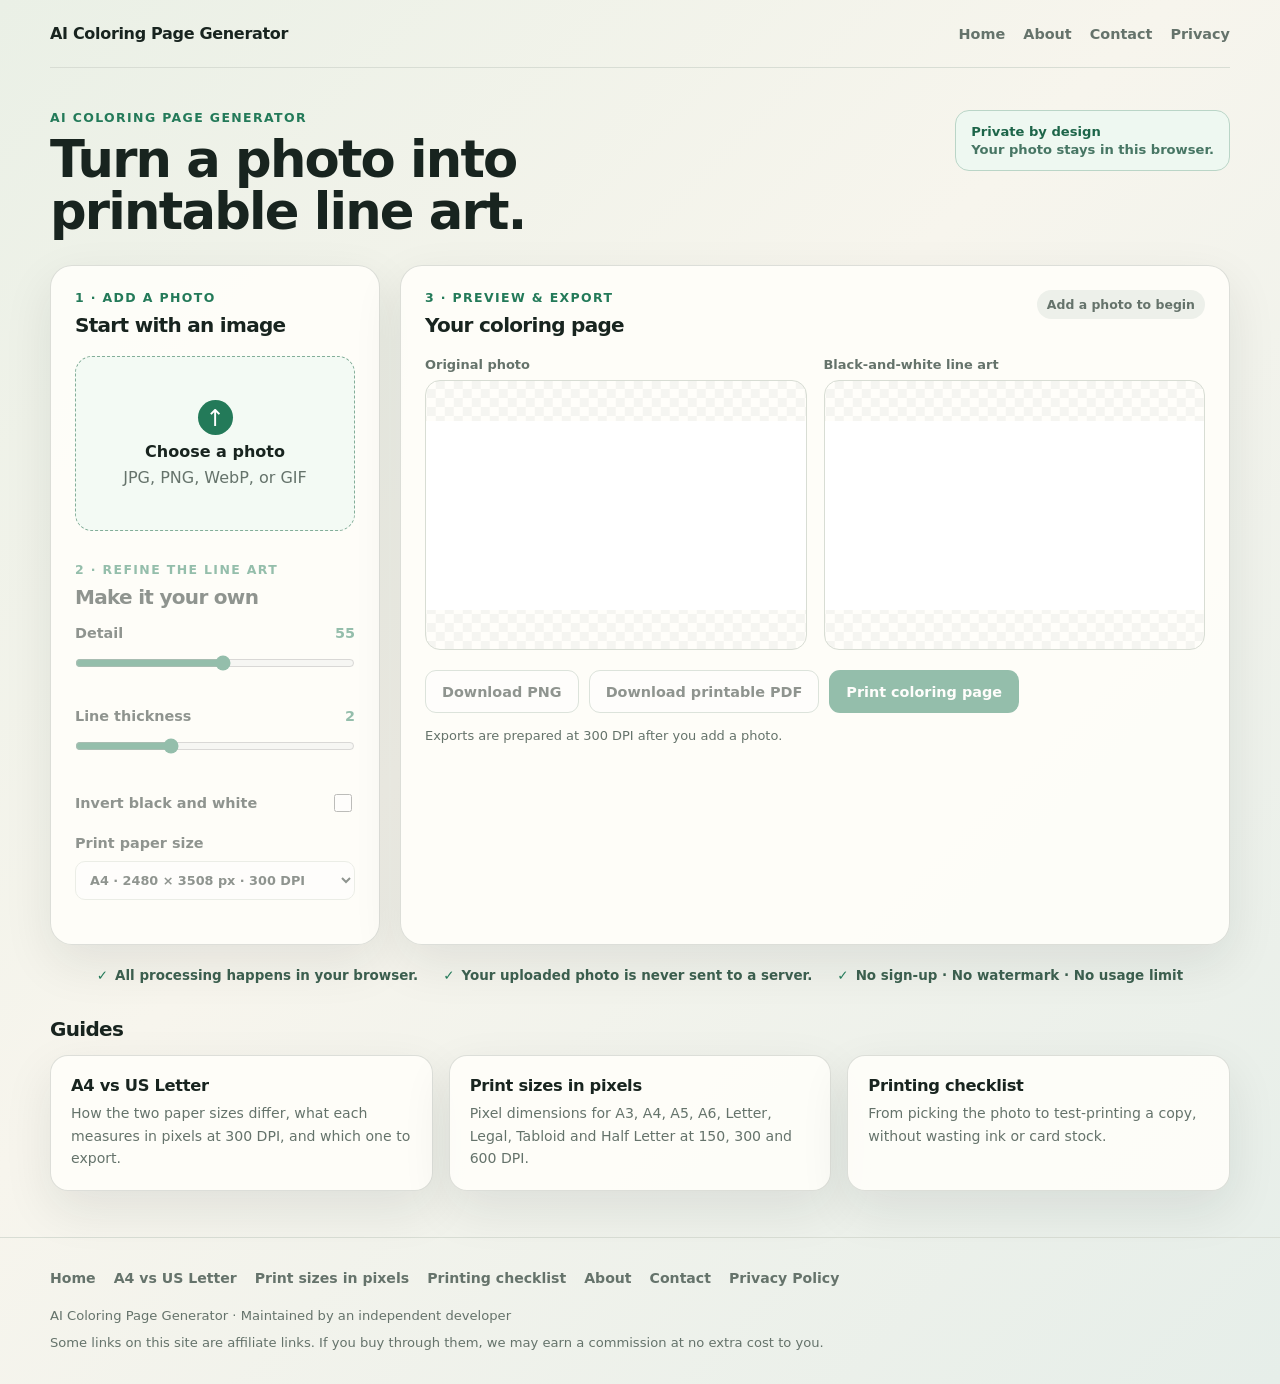
<file: index.html>
<!doctype html>
<html lang="en">
<head>
  <meta charset="utf-8">
  <meta name="viewport" content="width=device-width, initial-scale=1">
  <meta name="description" content="AI Coloring Page Generator: turn a photo into printable black-and-white line art in your browser.">
  <title>AI Coloring Page Generator</title>
  <link rel="stylesheet" href="/styles.css">
</head>
<body>
  <nav class="site-nav" aria-label="Site navigation">
    <a class="site-nav__brand" href="/">AI Coloring Page Generator</a>
    <div class="site-nav__links">
      <a href="/">Home</a>
      <a href="/about/">About</a>
      <a href="/contact/">Contact</a>
      <a href="/privacy/">Privacy</a>
    </div>
  </nav>

  <main class="app-shell">
    <header class="topbar">
      <div>
        <p class="eyebrow">AI Coloring Page Generator</p>
        <h1>Turn a photo into printable line art.</h1>
      </div>
      <p class="privacy-badge">Private by design<br><span>Your photo stays in this browser.</span></p>
    </header>

    <section class="workspace" aria-label="AI coloring page generator">
      <section class="panel controls-panel">
        <div class="panel-heading">
          <p class="step">1 · Add a photo</p>
          <h2>Start with an image</h2>
        </div>
        <label id="dropzone" class="dropzone" for="file-input">
          <input id="file-input" type="file" accept="image/jpeg,image/png,image/webp,image/gif" hidden>
          <span class="upload-icon" aria-hidden="true">↑</span>
          <strong>Choose a photo</strong>
          <span>JPG, PNG, WebP, or GIF</span>
        </label>

        <div id="controls" class="controls is-disabled" aria-disabled="true">
          <div class="panel-heading control-heading">
            <p class="step">2 · Refine the line art</p>
            <h2>Make it your own</h2>
          </div>
          <label class="range-row" for="detail">
            <span>Detail <output id="detail-value">55</output></span>
            <input id="detail" type="range" min="10" max="95" value="55">
          </label>
          <label class="range-row" for="thickness">
            <span>Line thickness <output id="thickness-value">2</output></span>
            <input id="thickness" type="range" min="1" max="4" value="2">
          </label>
          <label class="toggle-row" for="invert">
            <span>Invert black and white</span>
            <input id="invert" type="checkbox">
          </label>
          <label class="paper-row" for="paper-size">
            <span>Print paper size</span>
            <select id="paper-size">
              <option value="a4">A4 · 2480 × 3508 px · 300 DPI</option>
              <option value="letter">US Letter · 2550 × 3300 px · 300 DPI</option>
            </select>
          </label>
        </div>
      </section>

      <section class="panel preview-panel">
        <div class="preview-header">
          <div>
            <p class="step">3 · Preview &amp; export</p>
            <h2>Your coloring page</h2>
          </div>
          <span id="status" class="status" role="status">Add a photo to begin</span>
        </div>
        <div class="canvases">
          <figure>
            <figcaption>Original photo</figcaption>
            <div class="canvas-frame"><canvas id="source-canvas" aria-label="Uploaded photo preview"></canvas><span id="source-empty">Your photo will appear here</span></div>
          </figure>
          <figure>
            <figcaption>Black-and-white line art</figcaption>
            <div class="canvas-frame"><canvas id="result-canvas" aria-label="Generated black-and-white line art preview"></canvas><span id="result-empty">Your line art will appear here</span></div>
          </figure>
        </div>
        <div id="exports" class="exports is-disabled" aria-disabled="true">
          <button id="download-png" class="button secondary" type="button">Download PNG</button>
          <button id="download-pdf" class="button secondary" type="button">Download printable PDF</button>
          <button id="print-page" class="button primary" type="button">Print coloring page</button>
        </div>
        <p id="export-note" class="export-note">Exports are prepared at 300 DPI after you add a photo.</p>
      </section>
    </section>

    <section class="trust-strip" aria-label="Privacy and access details">
      <span>All processing happens in your browser.</span>
      <span>Your uploaded photo is never sent to a server.</span>
      <span>No sign-up · No watermark · No usage limit</span>
    </section>

    <section class="guides" aria-labelledby="guides-heading">
      <h2 id="guides-heading">Guides</h2>
      <div class="guides__grid">
        <a class="guide-card" href="/a4-vs-us-letter/">
          <h3>A4 vs US Letter</h3>
          <p>How the two paper sizes differ, what each measures in pixels at 300 DPI, and which one to export.</p>
        </a>
        <a class="guide-card" href="/print-sizes/">
          <h3>Print sizes in pixels</h3>
          <p>Pixel dimensions for A3, A4, A5, A6, Letter, Legal, Tabloid and Half Letter at 150, 300 and 600 DPI.</p>
        </a>
        <a class="guide-card" href="/printable-coloring-page-checklist/">
          <h3>Printing checklist</h3>
          <p>From picking the photo to test-printing a copy, without wasting ink or card stock.</p>
        </a>
      </div>
    </section>
  </main>

  <footer class="site-footer">
    <div class="site-footer__inner">
      <nav class="site-footer__links" aria-label="Footer navigation">
        <a href="/">Home</a>
        <a href="/a4-vs-us-letter/">A4 vs US Letter</a>
        <a href="/print-sizes/">Print sizes in pixels</a>
        <a href="/printable-coloring-page-checklist/">Printing checklist</a>
        <a href="/about/">About</a>
        <a href="/contact/">Contact</a>
        <a href="/privacy/">Privacy Policy</a>
      </nav>
      <p class="site-footer__note">AI Coloring Page Generator · Maintained by an independent developer</p>
      <p class="site-footer__disclosure">Some links on this site are affiliate links. If you buy through them, we may earn a commission at no extra cost to you.</p>
    </div>
  </footer>
  <script src="/app.js"></script>
</body>
</html>
</file>
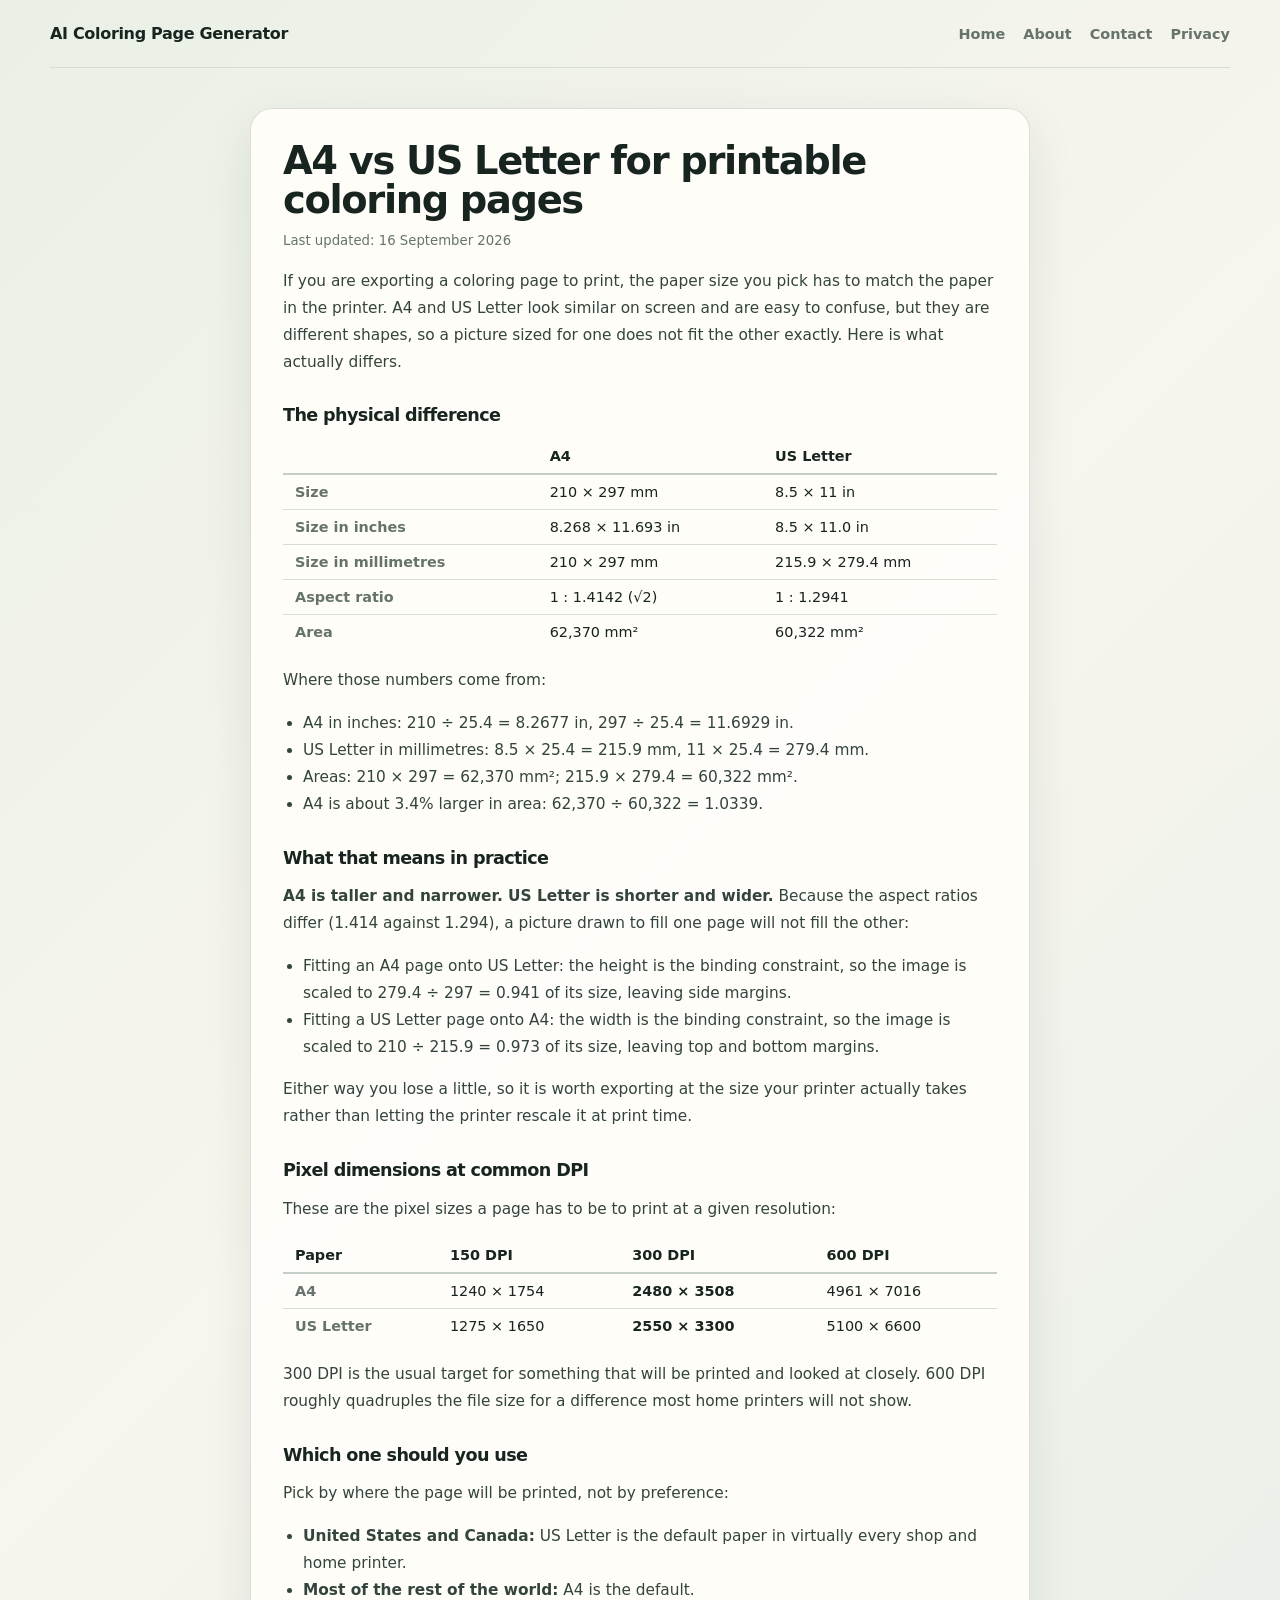
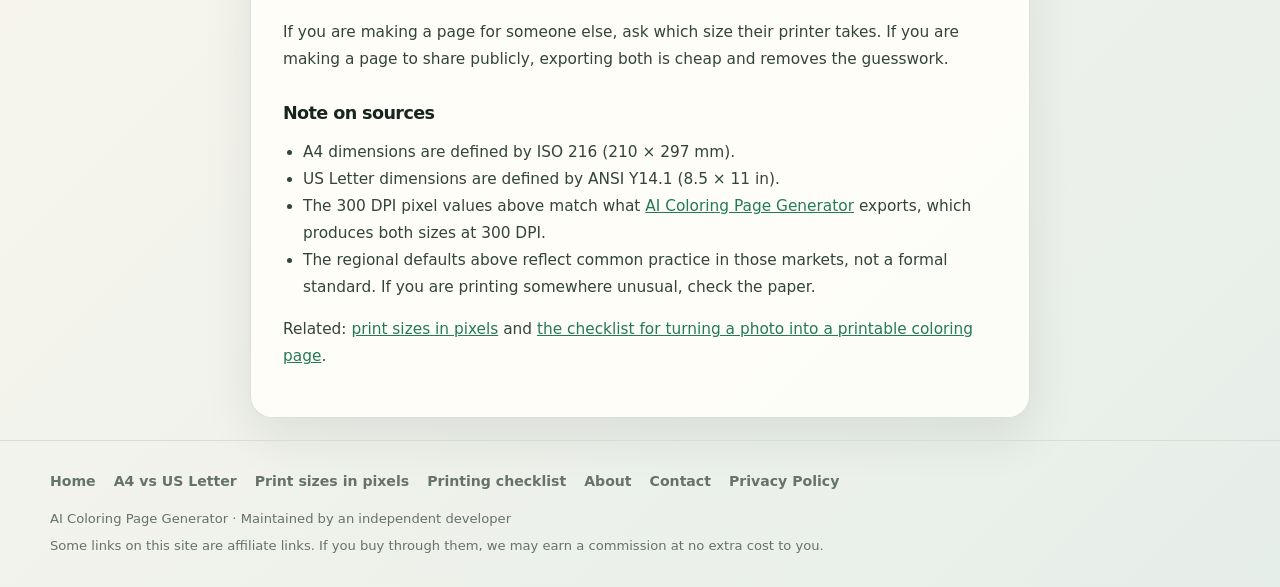
<file: a4-vs-us-letter/index.html>
<!doctype html>
<html lang="en">
<head>
  <meta charset="utf-8">
  <meta name="viewport" content="width=device-width, initial-scale=1">
  <meta name="description" content="A4 is 210 × 297 mm and US Letter is 8.5 × 11 in. How the two paper sizes differ, what each measures in pixels at 300 DPI, and which one to export for a printable coloring page.">
  <title>A4 vs US Letter for printable coloring pages · AI Coloring Page Generator</title>
  <link rel="stylesheet" href="/styles.css">
</head>
<body>
  <nav class="site-nav" aria-label="Site navigation">
    <a class="site-nav__brand" href="/">AI Coloring Page Generator</a>
    <div class="site-nav__links">
      <a href="/">Home</a>
      <a href="/about/">About</a>
      <a href="/contact/">Contact</a>
      <a href="/privacy/">Privacy</a>
    </div>
  </nav>

  <main class="content-page">
    <div class="content-card">
      <h1>A4 vs US Letter for printable coloring pages</h1>
      <p class="updated">Last updated: 16 September 2026</p>

      <p>If you are exporting a coloring page to print, the paper size you pick has to match the paper in the printer. A4 and US Letter look similar on screen and are easy to confuse, but they are different shapes, so a picture sized for one does not fit the other exactly. Here is what actually differs.</p>

      <h2>The physical difference</h2>
      <div class="table-wrap">
        <table>
          <thead>
            <tr><th scope="col"></th><th scope="col">A4</th><th scope="col">US Letter</th></tr>
          </thead>
          <tbody>
            <tr><th scope="row">Size</th><td>210 × 297 mm</td><td>8.5 × 11 in</td></tr>
            <tr><th scope="row">Size in inches</th><td>8.268 × 11.693 in</td><td>8.5 × 11.0 in</td></tr>
            <tr><th scope="row">Size in millimetres</th><td>210 × 297 mm</td><td>215.9 × 279.4 mm</td></tr>
            <tr><th scope="row">Aspect ratio</th><td>1 : 1.4142 (√2)</td><td>1 : 1.2941</td></tr>
            <tr><th scope="row">Area</th><td>62,370 mm²</td><td>60,322 mm²</td></tr>
          </tbody>
        </table>
      </div>

      <p>Where those numbers come from:</p>
      <ul>
        <li>A4 in inches: 210 ÷ 25.4 = 8.2677 in, 297 ÷ 25.4 = 11.6929 in.</li>
        <li>US Letter in millimetres: 8.5 × 25.4 = 215.9 mm, 11 × 25.4 = 279.4 mm.</li>
        <li>Areas: 210 × 297 = 62,370 mm²; 215.9 × 279.4 = 60,322 mm².</li>
        <li>A4 is about 3.4% larger in area: 62,370 ÷ 60,322 = 1.0339.</li>
      </ul>

      <h2>What that means in practice</h2>
      <p><strong>A4 is taller and narrower. US Letter is shorter and wider.</strong> Because the aspect ratios differ (1.414 against 1.294), a picture drawn to fill one page will not fill the other:</p>
      <ul>
        <li>Fitting an A4 page onto US Letter: the height is the binding constraint, so the image is scaled to 279.4 ÷ 297 = 0.941 of its size, leaving side margins.</li>
        <li>Fitting a US Letter page onto A4: the width is the binding constraint, so the image is scaled to 210 ÷ 215.9 = 0.973 of its size, leaving top and bottom margins.</li>
      </ul>
      <p>Either way you lose a little, so it is worth exporting at the size your printer actually takes rather than letting the printer rescale it at print time.</p>

      <h2>Pixel dimensions at common DPI</h2>
      <p>These are the pixel sizes a page has to be to print at a given resolution:</p>
      <div class="table-wrap">
        <table>
          <thead>
            <tr><th scope="col">Paper</th><th scope="col">150 DPI</th><th scope="col">300 DPI</th><th scope="col">600 DPI</th></tr>
          </thead>
          <tbody>
            <tr><th scope="row">A4</th><td>1240 × 1754</td><td><strong>2480 × 3508</strong></td><td>4961 × 7016</td></tr>
            <tr><th scope="row">US Letter</th><td>1275 × 1650</td><td><strong>2550 × 3300</strong></td><td>5100 × 6600</td></tr>
          </tbody>
        </table>
      </div>
      <p>300 DPI is the usual target for something that will be printed and looked at closely. 600 DPI roughly quadruples the file size for a difference most home printers will not show.</p>

      <h2>Which one should you use</h2>
      <p>Pick by where the page will be printed, not by preference:</p>
      <ul>
        <li><strong>United States and Canada:</strong> US Letter is the default paper in virtually every shop and home printer.</li>
        <li><strong>Most of the rest of the world:</strong> A4 is the default.</li>
      </ul>
      <p>If you are making a page for someone else, ask which size their printer takes. If you are making a page to share publicly, exporting both is cheap and removes the guesswork.</p>

      <h2>Note on sources</h2>
      <ul>
        <li>A4 dimensions are defined by ISO 216 (210 × 297 mm).</li>
        <li>US Letter dimensions are defined by ANSI Y14.1 (8.5 × 11 in).</li>
        <li>The 300 DPI pixel values above match what <a href="/">AI Coloring Page Generator</a> exports, which produces both sizes at 300 DPI.</li>
        <li>The regional defaults above reflect common practice in those markets, not a formal standard. If you are printing somewhere unusual, check the paper.</li>
      </ul>

      <p>Related: <a href="/print-sizes/">print sizes in pixels</a> and <a href="/printable-coloring-page-checklist/">the checklist for turning a photo into a printable coloring page</a>.</p>
    </div>
  </main>

  <footer class="site-footer">
    <div class="site-footer__inner">
      <nav class="site-footer__links" aria-label="Footer navigation">
        <a href="/">Home</a>
        <a href="/a4-vs-us-letter/">A4 vs US Letter</a>
        <a href="/print-sizes/">Print sizes in pixels</a>
        <a href="/printable-coloring-page-checklist/">Printing checklist</a>
        <a href="/about/">About</a>
        <a href="/contact/">Contact</a>
        <a href="/privacy/">Privacy Policy</a>
      </nav>
      <p class="site-footer__note">AI Coloring Page Generator · Maintained by an independent developer</p>
      <p class="site-footer__disclosure">Some links on this site are affiliate links. If you buy through them, we may earn a commission at no extra cost to you.</p>
    </div>
  </footer>
</body>
</html>
</file>
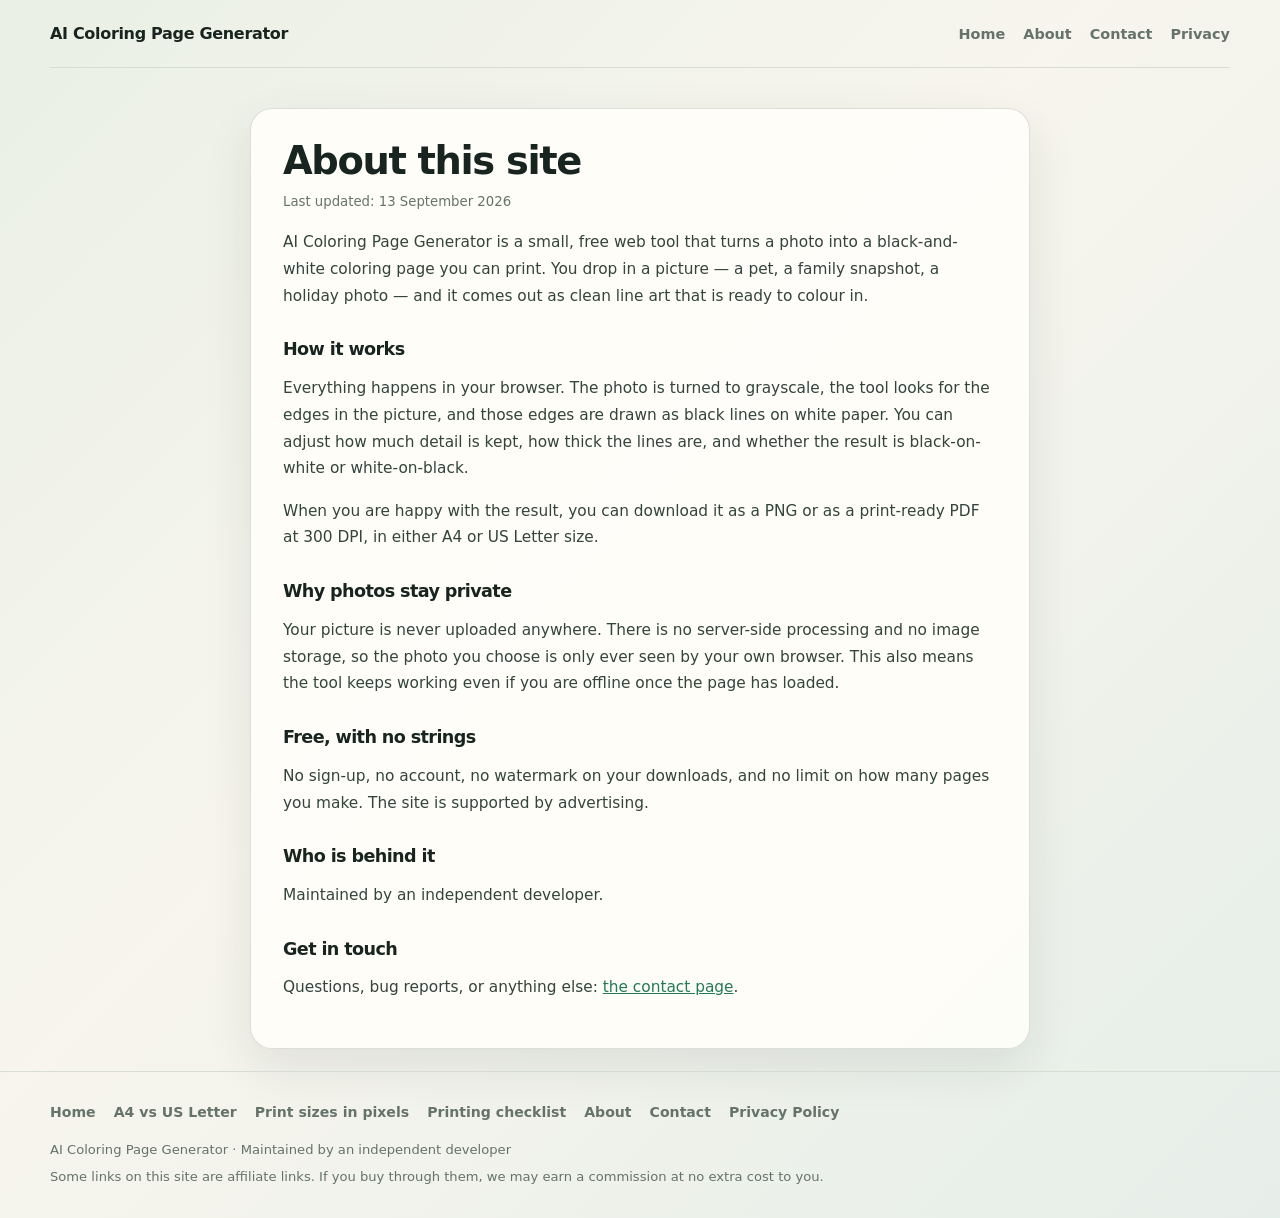
<file: about/index.html>
<!doctype html>
<html lang="en">
<head>
  <meta charset="utf-8">
  <meta name="viewport" content="width=device-width, initial-scale=1">
  <meta name="description" content="About AI Coloring Page Generator: a free browser tool that turns photos into printable coloring pages.">
  <title>About · AI Coloring Page Generator</title>
  <link rel="stylesheet" href="/styles.css">
</head>
<body>
  <nav class="site-nav" aria-label="Site navigation">
    <a class="site-nav__brand" href="/">AI Coloring Page Generator</a>
    <div class="site-nav__links">
      <a href="/">Home</a>
      <a href="/about/">About</a>
      <a href="/contact/">Contact</a>
      <a href="/privacy/">Privacy</a>
    </div>
  </nav>

  <main class="content-page">
    <div class="content-card">
      <h1>About this site</h1>
      <p class="updated">Last updated: 13 September 2026</p>

      <p>AI Coloring Page Generator is a small, free web tool that turns a photo into a black-and-white coloring page you can print. You drop in a picture — a pet, a family snapshot, a holiday photo — and it comes out as clean line art that is ready to colour in.</p>

      <h2>How it works</h2>
      <p>Everything happens in your browser. The photo is turned to grayscale, the tool looks for the edges in the picture, and those edges are drawn as black lines on white paper. You can adjust how much detail is kept, how thick the lines are, and whether the result is black-on-white or white-on-black.</p>
      <p>When you are happy with the result, you can download it as a PNG or as a print-ready PDF at 300 DPI, in either A4 or US Letter size.</p>

      <h2>Why photos stay private</h2>
      <p>Your picture is never uploaded anywhere. There is no server-side processing and no image storage, so the photo you choose is only ever seen by your own browser. This also means the tool keeps working even if you are offline once the page has loaded.</p>

      <h2>Free, with no strings</h2>
      <p>No sign-up, no account, no watermark on your downloads, and no limit on how many pages you make. The site is supported by advertising.</p>

      <h2>Who is behind it</h2>
      <p>Maintained by an independent developer.</p>

      <h2>Get in touch</h2>
      <p>Questions, bug reports, or anything else: <a href="/contact/">the contact page</a>.</p>
    </div>
  </main>

  <footer class="site-footer">
    <div class="site-footer__inner">
      <nav class="site-footer__links" aria-label="Footer navigation">
        <a href="/">Home</a>
        <a href="/a4-vs-us-letter/">A4 vs US Letter</a>
        <a href="/print-sizes/">Print sizes in pixels</a>
        <a href="/printable-coloring-page-checklist/">Printing checklist</a>
        <a href="/about/">About</a>
        <a href="/contact/">Contact</a>
        <a href="/privacy/">Privacy Policy</a>
      </nav>
      <p class="site-footer__note">AI Coloring Page Generator · Maintained by an independent developer</p>
      <p class="site-footer__disclosure">Some links on this site are affiliate links. If you buy through them, we may earn a commission at no extra cost to you.</p>
    </div>
  </footer>
</body>
</html>
</file>
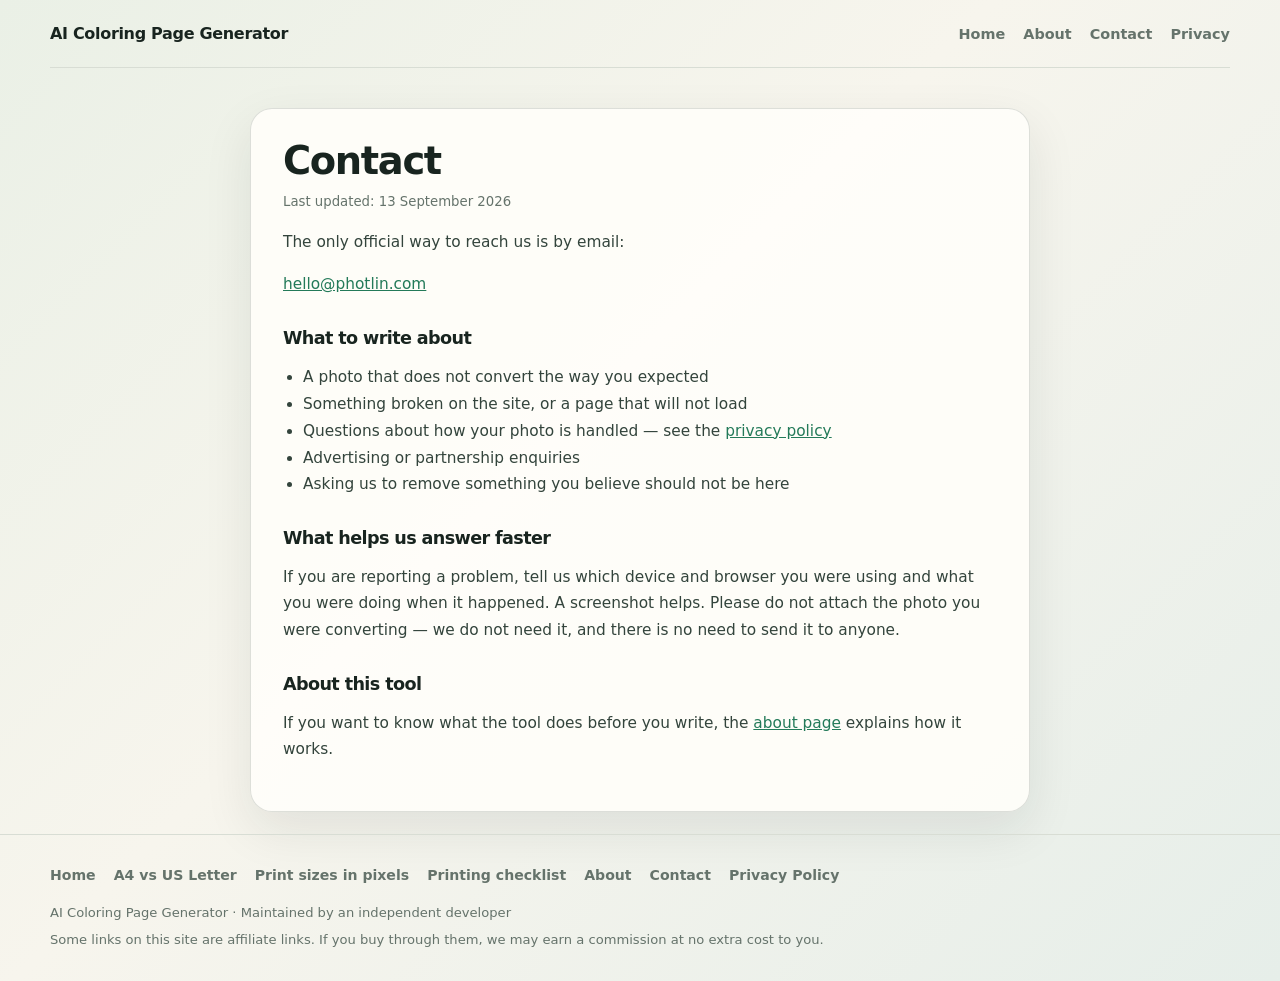
<file: contact/index.html>
<!doctype html>
<html lang="en">
<head>
  <meta charset="utf-8">
  <meta name="viewport" content="width=device-width, initial-scale=1">
  <meta name="description" content="Contact AI Coloring Page Generator by email.">
  <title>Contact · AI Coloring Page Generator</title>
  <link rel="stylesheet" href="/styles.css">
</head>
<body>
  <nav class="site-nav" aria-label="Site navigation">
    <a class="site-nav__brand" href="/">AI Coloring Page Generator</a>
    <div class="site-nav__links">
      <a href="/">Home</a>
      <a href="/about/">About</a>
      <a href="/contact/">Contact</a>
      <a href="/privacy/">Privacy</a>
    </div>
  </nav>

  <main class="content-page">
    <div class="content-card">
      <h1>Contact</h1>
      <p class="updated">Last updated: 13 September 2026</p>

      <p>The only official way to reach us is by email:</p>
      <p><a href="mailto:hello@photlin.com">hello@photlin.com</a></p>

      <h2>What to write about</h2>
      <ul>
        <li>A photo that does not convert the way you expected</li>
        <li>Something broken on the site, or a page that will not load</li>
        <li>Questions about how your photo is handled — see the <a href="/privacy/">privacy policy</a></li>
        <li>Advertising or partnership enquiries</li>
        <li>Asking us to remove something you believe should not be here</li>
      </ul>

      <h2>What helps us answer faster</h2>
      <p>If you are reporting a problem, tell us which device and browser you were using and what you were doing when it happened. A screenshot helps. Please do not attach the photo you were converting — we do not need it, and there is no need to send it to anyone.</p>

      <h2>About this tool</h2>
      <p>If you want to know what the tool does before you write, the <a href="/about/">about page</a> explains how it works.</p>
    </div>
  </main>

  <footer class="site-footer">
    <div class="site-footer__inner">
      <nav class="site-footer__links" aria-label="Footer navigation">
        <a href="/">Home</a>
        <a href="/a4-vs-us-letter/">A4 vs US Letter</a>
        <a href="/print-sizes/">Print sizes in pixels</a>
        <a href="/printable-coloring-page-checklist/">Printing checklist</a>
        <a href="/about/">About</a>
        <a href="/contact/">Contact</a>
        <a href="/privacy/">Privacy Policy</a>
      </nav>
      <p class="site-footer__note">AI Coloring Page Generator · Maintained by an independent developer</p>
      <p class="site-footer__disclosure">Some links on this site are affiliate links. If you buy through them, we may earn a commission at no extra cost to you.</p>
    </div>
  </footer>
</body>
</html>
</file>
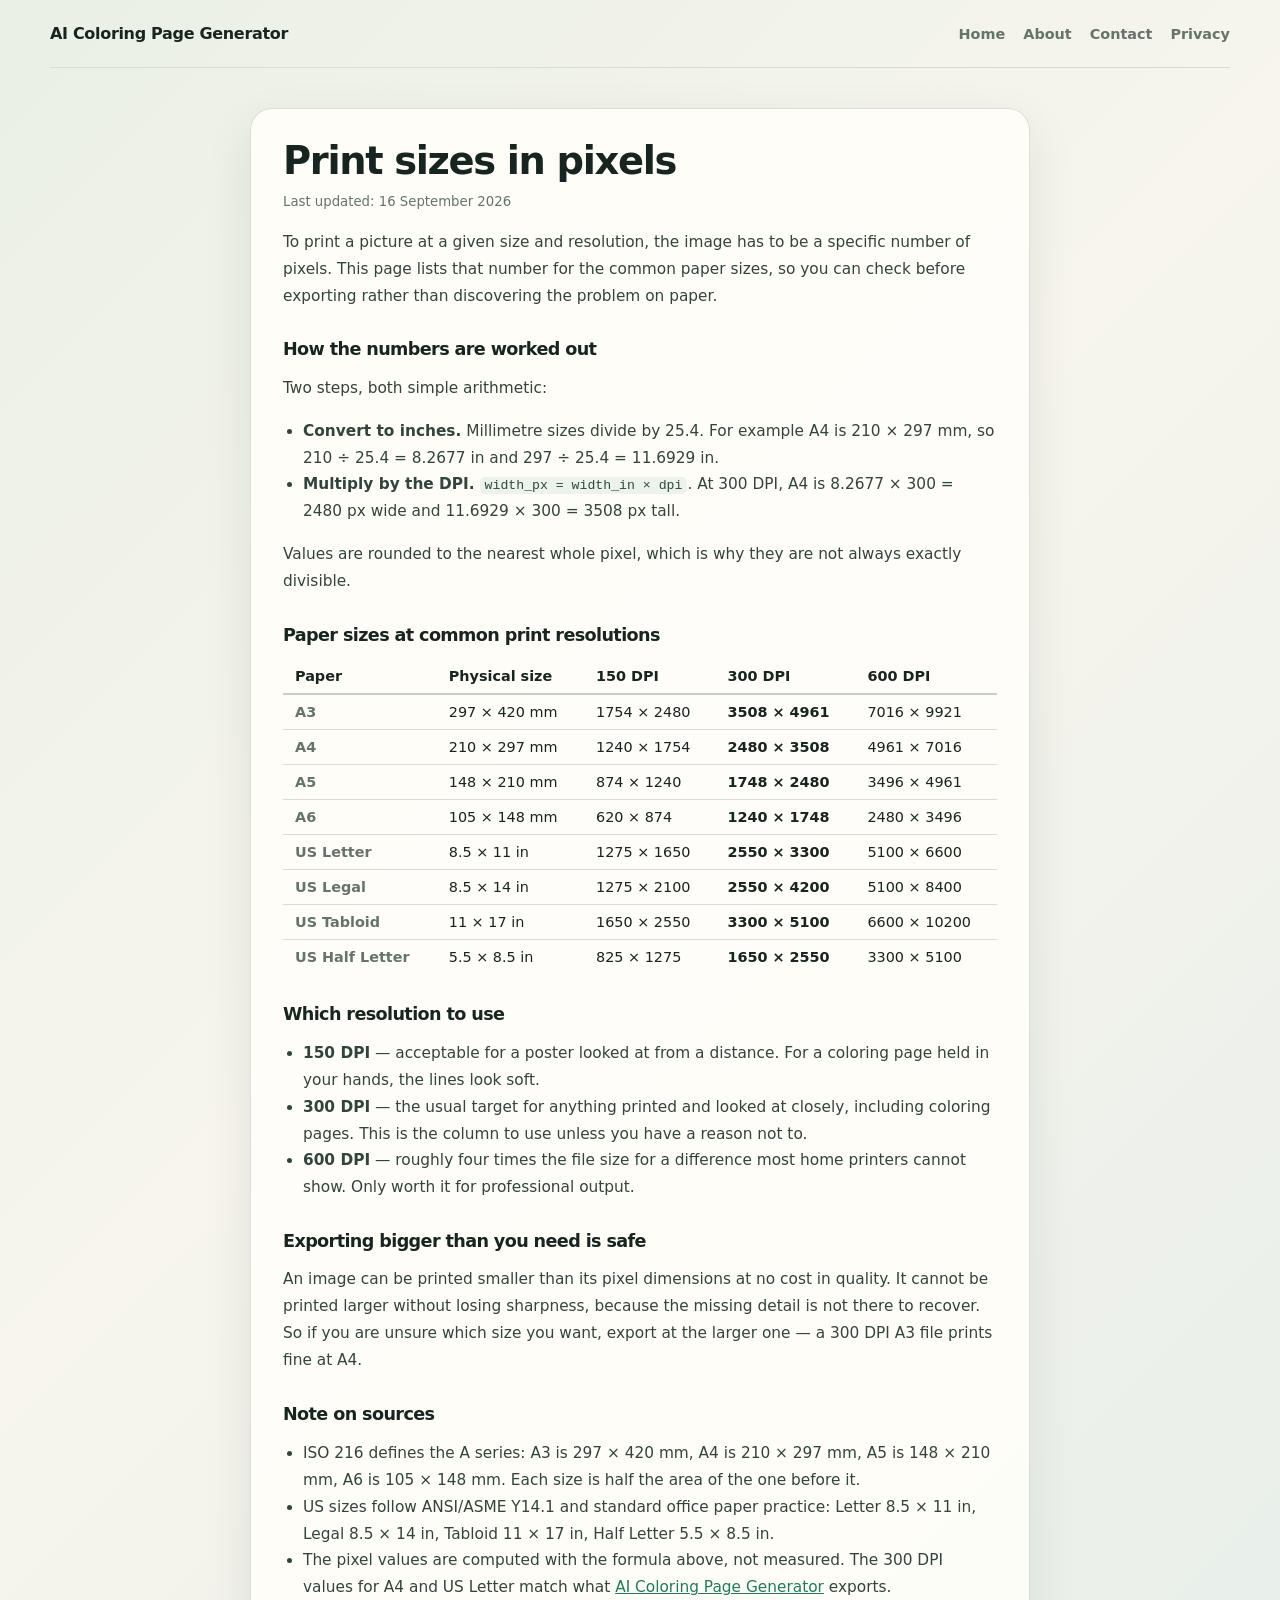
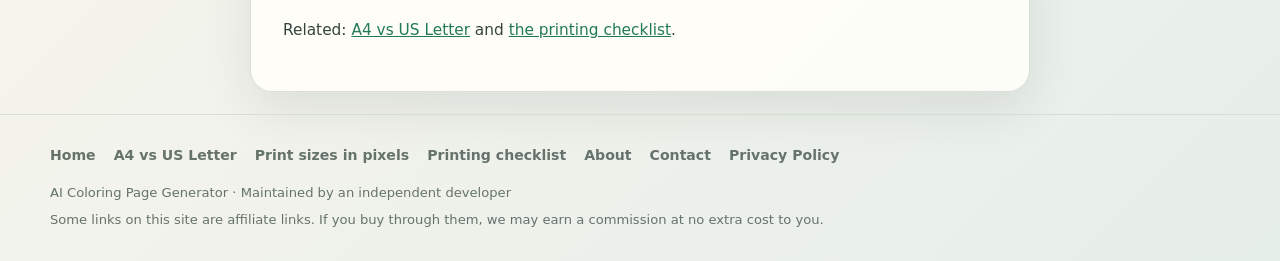
<file: print-sizes/index.html>
<!doctype html>
<html lang="en">
<head>
  <meta charset="utf-8">
  <meta name="viewport" content="width=device-width, initial-scale=1">
  <meta name="description" content="Pixel dimensions for common paper sizes at 150, 300 and 600 DPI — A3, A4, A5, A6, US Letter, Legal, Tabloid and Half Letter — with the formula used to work them out.">
  <title>Print sizes in pixels: paper size chart · AI Coloring Page Generator</title>
  <link rel="stylesheet" href="/styles.css">
</head>
<body>
  <nav class="site-nav" aria-label="Site navigation">
    <a class="site-nav__brand" href="/">AI Coloring Page Generator</a>
    <div class="site-nav__links">
      <a href="/">Home</a>
      <a href="/about/">About</a>
      <a href="/contact/">Contact</a>
      <a href="/privacy/">Privacy</a>
    </div>
  </nav>

  <main class="content-page">
    <div class="content-card">
      <h1>Print sizes in pixels</h1>
      <p class="updated">Last updated: 16 September 2026</p>

      <p>To print a picture at a given size and resolution, the image has to be a specific number of pixels. This page lists that number for the common paper sizes, so you can check before exporting rather than discovering the problem on paper.</p>

      <h2>How the numbers are worked out</h2>
      <p>Two steps, both simple arithmetic:</p>
      <ul>
        <li><strong>Convert to inches.</strong> Millimetre sizes divide by 25.4. For example A4 is 210 × 297 mm, so 210 ÷ 25.4 = 8.2677 in and 297 ÷ 25.4 = 11.6929 in.</li>
        <li><strong>Multiply by the DPI.</strong> <code>width_px = width_in × dpi</code>. At 300 DPI, A4 is 8.2677 × 300 = 2480 px wide and 11.6929 × 300 = 3508 px tall.</li>
      </ul>
      <p>Values are rounded to the nearest whole pixel, which is why they are not always exactly divisible.</p>

      <h2>Paper sizes at common print resolutions</h2>
      <div class="table-wrap">
        <table>
          <thead>
            <tr>
              <th scope="col">Paper</th>
              <th scope="col">Physical size</th>
              <th scope="col">150 DPI</th>
              <th scope="col">300 DPI</th>
              <th scope="col">600 DPI</th>
            </tr>
          </thead>
          <tbody>
            <tr><th scope="row">A3</th><td>297 × 420 mm</td><td>1754 × 2480</td><td><strong>3508 × 4961</strong></td><td>7016 × 9921</td></tr>
            <tr><th scope="row">A4</th><td>210 × 297 mm</td><td>1240 × 1754</td><td><strong>2480 × 3508</strong></td><td>4961 × 7016</td></tr>
            <tr><th scope="row">A5</th><td>148 × 210 mm</td><td>874 × 1240</td><td><strong>1748 × 2480</strong></td><td>3496 × 4961</td></tr>
            <tr><th scope="row">A6</th><td>105 × 148 mm</td><td>620 × 874</td><td><strong>1240 × 1748</strong></td><td>2480 × 3496</td></tr>
            <tr><th scope="row">US Letter</th><td>8.5 × 11 in</td><td>1275 × 1650</td><td><strong>2550 × 3300</strong></td><td>5100 × 6600</td></tr>
            <tr><th scope="row">US Legal</th><td>8.5 × 14 in</td><td>1275 × 2100</td><td><strong>2550 × 4200</strong></td><td>5100 × 8400</td></tr>
            <tr><th scope="row">US Tabloid</th><td>11 × 17 in</td><td>1650 × 2550</td><td><strong>3300 × 5100</strong></td><td>6600 × 10200</td></tr>
            <tr><th scope="row">US Half Letter</th><td>5.5 × 8.5 in</td><td>825 × 1275</td><td><strong>1650 × 2550</strong></td><td>3300 × 5100</td></tr>
          </tbody>
        </table>
      </div>

      <h2>Which resolution to use</h2>
      <ul>
        <li><strong>150 DPI</strong> — acceptable for a poster looked at from a distance. For a coloring page held in your hands, the lines look soft.</li>
        <li><strong>300 DPI</strong> — the usual target for anything printed and looked at closely, including coloring pages. This is the column to use unless you have a reason not to.</li>
        <li><strong>600 DPI</strong> — roughly four times the file size for a difference most home printers cannot show. Only worth it for professional output.</li>
      </ul>

      <h2>Exporting bigger than you need is safe</h2>
      <p>An image can be printed smaller than its pixel dimensions at no cost in quality. It cannot be printed larger without losing sharpness, because the missing detail is not there to recover. So if you are unsure which size you want, export at the larger one — a 300 DPI A3 file prints fine at A4.</p>

      <h2>Note on sources</h2>
      <ul>
        <li>ISO 216 defines the A series: A3 is 297 × 420 mm, A4 is 210 × 297 mm, A5 is 148 × 210 mm, A6 is 105 × 148 mm. Each size is half the area of the one before it.</li>
        <li>US sizes follow ANSI/ASME Y14.1 and standard office paper practice: Letter 8.5 × 11 in, Legal 8.5 × 14 in, Tabloid 11 × 17 in, Half Letter 5.5 × 8.5 in.</li>
        <li>The pixel values are computed with the formula above, not measured. The 300 DPI values for A4 and US Letter match what <a href="/">AI Coloring Page Generator</a> exports.</li>
      </ul>

      <p>Related: <a href="/a4-vs-us-letter/">A4 vs US Letter</a> and <a href="/printable-coloring-page-checklist/">the printing checklist</a>.</p>
    </div>
  </main>

  <footer class="site-footer">
    <div class="site-footer__inner">
      <nav class="site-footer__links" aria-label="Footer navigation">
        <a href="/">Home</a>
        <a href="/a4-vs-us-letter/">A4 vs US Letter</a>
        <a href="/print-sizes/">Print sizes in pixels</a>
        <a href="/printable-coloring-page-checklist/">Printing checklist</a>
        <a href="/about/">About</a>
        <a href="/contact/">Contact</a>
        <a href="/privacy/">Privacy Policy</a>
      </nav>
      <p class="site-footer__note">AI Coloring Page Generator · Maintained by an independent developer</p>
      <p class="site-footer__disclosure">Some links on this site are affiliate links. If you buy through them, we may earn a commission at no extra cost to you.</p>
    </div>
  </footer>
</body>
</html>
</file>
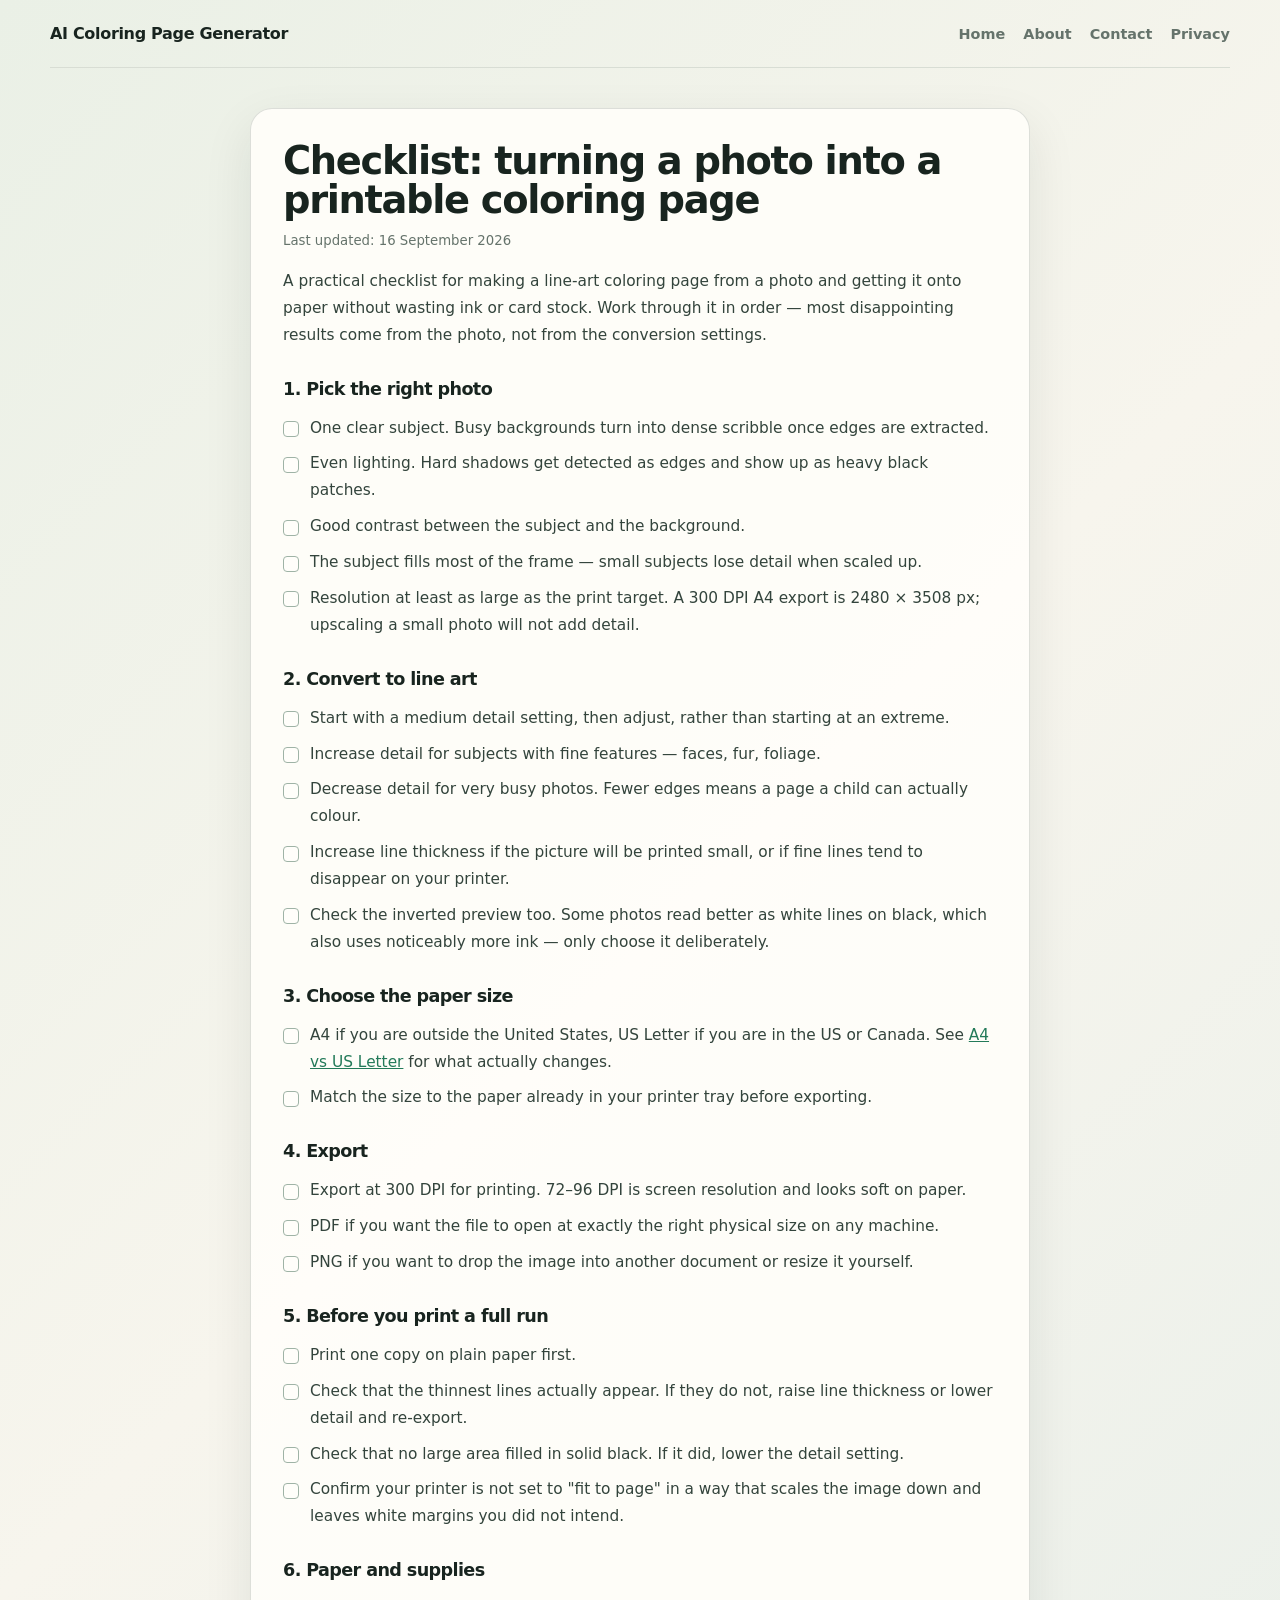
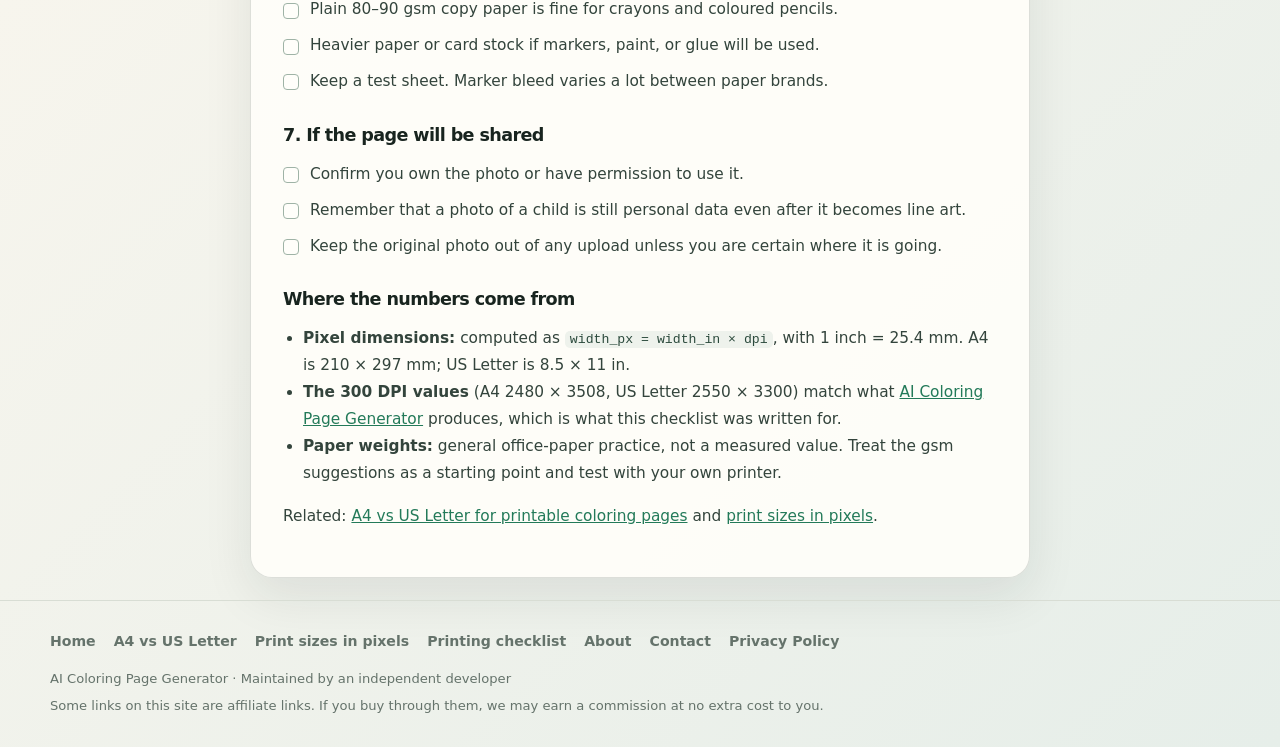
<file: printable-coloring-page-checklist/index.html>
<!doctype html>
<html lang="en">
<head>
  <meta charset="utf-8">
  <meta name="viewport" content="width=device-width, initial-scale=1">
  <meta name="description" content="A practical checklist for turning a photo into a printable coloring page: choosing the photo, tuning the line art, picking the paper size, and test-printing before a full run.">
  <title>Checklist: turning a photo into a printable coloring page · AI Coloring Page Generator</title>
  <link rel="stylesheet" href="/styles.css">
</head>
<body>
  <nav class="site-nav" aria-label="Site navigation">
    <a class="site-nav__brand" href="/">AI Coloring Page Generator</a>
    <div class="site-nav__links">
      <a href="/">Home</a>
      <a href="/about/">About</a>
      <a href="/contact/">Contact</a>
      <a href="/privacy/">Privacy</a>
    </div>
  </nav>

  <main class="content-page">
    <div class="content-card">
      <h1>Checklist: turning a photo into a printable coloring page</h1>
      <p class="updated">Last updated: 16 September 2026</p>

      <p>A practical checklist for making a line-art coloring page from a photo and getting it onto paper without wasting ink or card stock. Work through it in order — most disappointing results come from the photo, not from the conversion settings.</p>

      <h2>1. Pick the right photo</h2>
      <ul class="checklist">
        <li>One clear subject. Busy backgrounds turn into dense scribble once edges are extracted.</li>
        <li>Even lighting. Hard shadows get detected as edges and show up as heavy black patches.</li>
        <li>Good contrast between the subject and the background.</li>
        <li>The subject fills most of the frame — small subjects lose detail when scaled up.</li>
        <li>Resolution at least as large as the print target. A 300 DPI A4 export is 2480 × 3508 px; upscaling a small photo will not add detail.</li>
      </ul>

      <h2>2. Convert to line art</h2>
      <ul class="checklist">
        <li>Start with a medium detail setting, then adjust, rather than starting at an extreme.</li>
        <li>Increase detail for subjects with fine features — faces, fur, foliage.</li>
        <li>Decrease detail for very busy photos. Fewer edges means a page a child can actually colour.</li>
        <li>Increase line thickness if the picture will be printed small, or if fine lines tend to disappear on your printer.</li>
        <li>Check the inverted preview too. Some photos read better as white lines on black, which also uses noticeably more ink — only choose it deliberately.</li>
      </ul>

      <h2>3. Choose the paper size</h2>
      <ul class="checklist">
        <li>A4 if you are outside the United States, US Letter if you are in the US or Canada. See <a href="/a4-vs-us-letter/">A4 vs US Letter</a> for what actually changes.</li>
        <li>Match the size to the paper already in your printer tray before exporting.</li>
      </ul>

      <h2>4. Export</h2>
      <ul class="checklist">
        <li>Export at 300 DPI for printing. 72–96 DPI is screen resolution and looks soft on paper.</li>
        <li>PDF if you want the file to open at exactly the right physical size on any machine.</li>
        <li>PNG if you want to drop the image into another document or resize it yourself.</li>
      </ul>

      <h2>5. Before you print a full run</h2>
      <ul class="checklist">
        <li>Print one copy on plain paper first.</li>
        <li>Check that the thinnest lines actually appear. If they do not, raise line thickness or lower detail and re-export.</li>
        <li>Check that no large area filled in solid black. If it did, lower the detail setting.</li>
        <li>Confirm your printer is not set to "fit to page" in a way that scales the image down and leaves white margins you did not intend.</li>
      </ul>

      <h2>6. Paper and supplies</h2>
      <ul class="checklist">
        <li>Plain 80–90 gsm copy paper is fine for crayons and coloured pencils.</li>
        <li>Heavier paper or card stock if markers, paint, or glue will be used.</li>
        <li>Keep a test sheet. Marker bleed varies a lot between paper brands.</li>
      </ul>

      <h2>7. If the page will be shared</h2>
      <ul class="checklist">
        <li>Confirm you own the photo or have permission to use it.</li>
        <li>Remember that a photo of a child is still personal data even after it becomes line art.</li>
        <li>Keep the original photo out of any upload unless you are certain where it is going.</li>
      </ul>

      <h2>Where the numbers come from</h2>
      <ul>
        <li><strong>Pixel dimensions:</strong> computed as <code>width_px = width_in × dpi</code>, with 1 inch = 25.4 mm. A4 is 210 × 297 mm; US Letter is 8.5 × 11 in.</li>
        <li><strong>The 300 DPI values</strong> (A4 2480 × 3508, US Letter 2550 × 3300) match what <a href="/">AI Coloring Page Generator</a> produces, which is what this checklist was written for.</li>
        <li><strong>Paper weights:</strong> general office-paper practice, not a measured value. Treat the gsm suggestions as a starting point and test with your own printer.</li>
      </ul>

      <p>Related: <a href="/a4-vs-us-letter/">A4 vs US Letter for printable coloring pages</a> and <a href="/print-sizes/">print sizes in pixels</a>.</p>
    </div>
  </main>

  <footer class="site-footer">
    <div class="site-footer__inner">
      <nav class="site-footer__links" aria-label="Footer navigation">
        <a href="/">Home</a>
        <a href="/a4-vs-us-letter/">A4 vs US Letter</a>
        <a href="/print-sizes/">Print sizes in pixels</a>
        <a href="/printable-coloring-page-checklist/">Printing checklist</a>
        <a href="/about/">About</a>
        <a href="/contact/">Contact</a>
        <a href="/privacy/">Privacy Policy</a>
      </nav>
      <p class="site-footer__note">AI Coloring Page Generator · Maintained by an independent developer</p>
      <p class="site-footer__disclosure">Some links on this site are affiliate links. If you buy through them, we may earn a commission at no extra cost to you.</p>
    </div>
  </footer>
</body>
</html>
</file>
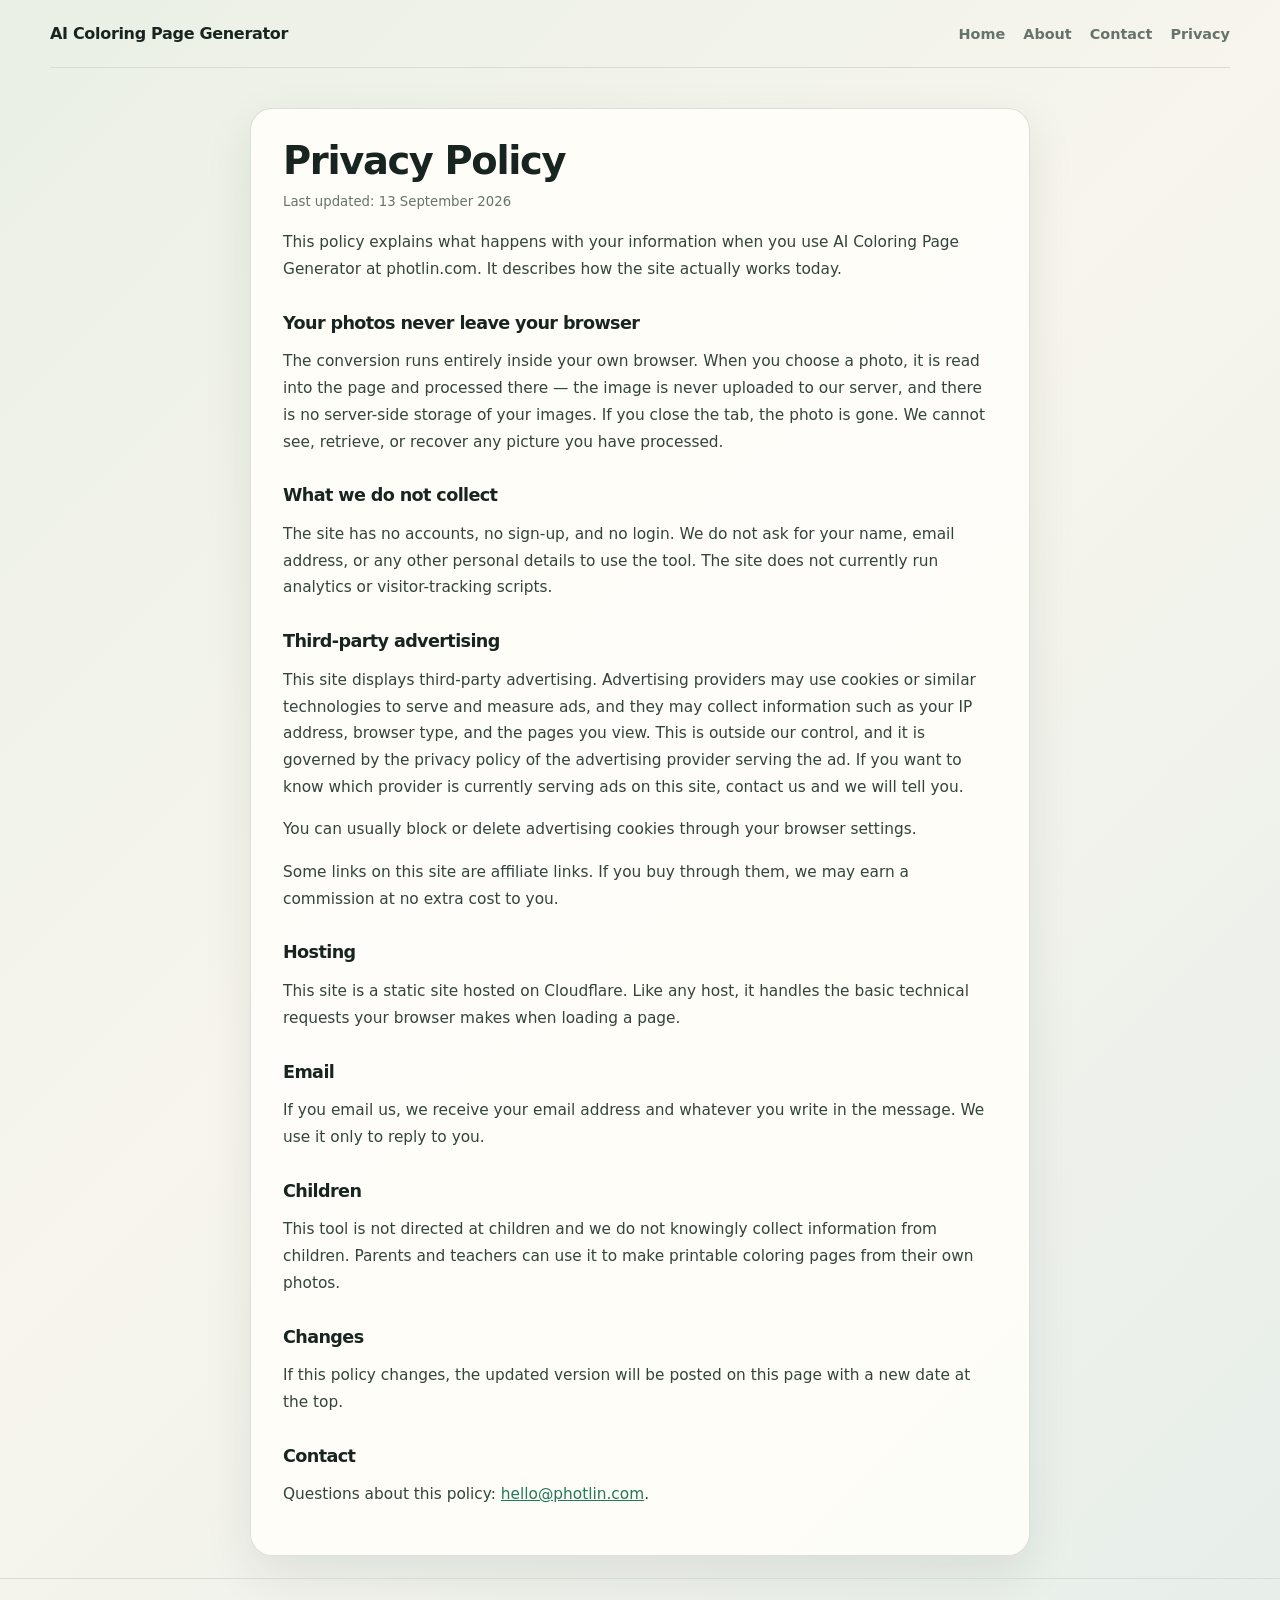
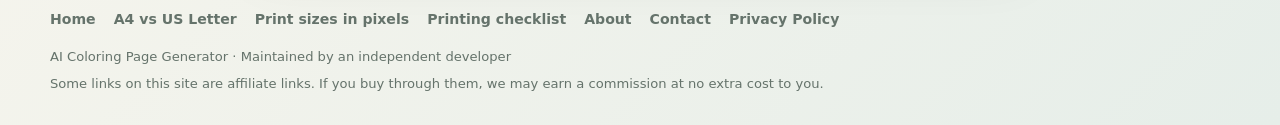
<file: privacy/index.html>
<!doctype html>
<html lang="en">
<head>
  <meta charset="utf-8">
  <meta name="viewport" content="width=device-width, initial-scale=1">
  <meta name="description" content="Privacy policy for AI Coloring Page Generator: how your photos and data are handled.">
  <title>Privacy Policy · AI Coloring Page Generator</title>
  <link rel="stylesheet" href="/styles.css">
</head>
<body>
  <nav class="site-nav" aria-label="Site navigation">
    <a class="site-nav__brand" href="/">AI Coloring Page Generator</a>
    <div class="site-nav__links">
      <a href="/">Home</a>
      <a href="/about/">About</a>
      <a href="/contact/">Contact</a>
      <a href="/privacy/">Privacy</a>
    </div>
  </nav>

  <main class="content-page">
    <div class="content-card">
      <h1>Privacy Policy</h1>
      <p class="updated">Last updated: 13 September 2026</p>

      <p>This policy explains what happens with your information when you use AI Coloring Page Generator at photlin.com. It describes how the site actually works today.</p>

      <h2>Your photos never leave your browser</h2>
      <p>The conversion runs entirely inside your own browser. When you choose a photo, it is read into the page and processed there — the image is never uploaded to our server, and there is no server-side storage of your images. If you close the tab, the photo is gone. We cannot see, retrieve, or recover any picture you have processed.</p>

      <h2>What we do not collect</h2>
      <p>The site has no accounts, no sign-up, and no login. We do not ask for your name, email address, or any other personal details to use the tool. The site does not currently run analytics or visitor-tracking scripts.</p>

      <h2>Third-party advertising</h2>
      <p>This site displays third-party advertising. Advertising providers may use cookies or similar technologies to serve and measure ads, and they may collect information such as your IP address, browser type, and the pages you view. This is outside our control, and it is governed by the privacy policy of the advertising provider serving the ad. If you want to know which provider is currently serving ads on this site, contact us and we will tell you.</p>
      <p>You can usually block or delete advertising cookies through your browser settings.</p>
      <p>Some links on this site are affiliate links. If you buy through them, we may earn a commission at no extra cost to you.</p>

      <h2>Hosting</h2>
      <p>This site is a static site hosted on Cloudflare. Like any host, it handles the basic technical requests your browser makes when loading a page.</p>

      <h2>Email</h2>
      <p>If you email us, we receive your email address and whatever you write in the message. We use it only to reply to you.</p>

      <h2>Children</h2>
      <p>This tool is not directed at children and we do not knowingly collect information from children. Parents and teachers can use it to make printable coloring pages from their own photos.</p>

      <h2>Changes</h2>
      <p>If this policy changes, the updated version will be posted on this page with a new date at the top.</p>

      <h2>Contact</h2>
      <p>Questions about this policy: <a href="mailto:hello@photlin.com">hello@photlin.com</a>.</p>
    </div>
  </main>

  <footer class="site-footer">
    <div class="site-footer__inner">
      <nav class="site-footer__links" aria-label="Footer navigation">
        <a href="/">Home</a>
        <a href="/a4-vs-us-letter/">A4 vs US Letter</a>
        <a href="/print-sizes/">Print sizes in pixels</a>
        <a href="/printable-coloring-page-checklist/">Printing checklist</a>
        <a href="/about/">About</a>
        <a href="/contact/">Contact</a>
        <a href="/privacy/">Privacy Policy</a>
      </nav>
      <p class="site-footer__note">AI Coloring Page Generator · Maintained by an independent developer</p>
      <p class="site-footer__disclosure">Some links on this site are affiliate links. If you buy through them, we may earn a commission at no extra cost to you.</p>
    </div>
  </footer>
</body>
</html>
</file>
<file: styles.css>
:root { --ink:#18241f; --soft:#65736b; --paper:#f7f5ed; --white:#fffefa; --accent:#237a59; --line:#d8ddd4; --shadow:0 18px 50px rgba(21,38,29,.09); }
* { box-sizing:border-box; }
body { margin:0; color:var(--ink); background:linear-gradient(135deg,#eaf0e6,#f7f5ed 44%,#e6eee9); font-family:Inter,ui-sans-serif,system-ui,-apple-system,"Segoe UI",sans-serif; }
.app-shell { width:min(1180px,calc(100% - 32px)); margin:0 auto; padding:42px 0 34px; }
.topbar { display:flex; align-items:flex-start; justify-content:space-between; gap:24px; margin:0 0 28px; }
.eyebrow,.step { margin:0 0 8px; color:var(--accent); font-size:.78rem; font-weight:800; letter-spacing:.11em; text-transform:uppercase; }
h1,h2 { margin:0; letter-spacing:-.035em; } h1 { max-width:700px; font-size:clamp(2rem,4vw,3.65rem); line-height:1.02; } h2 { font-size:1.25rem; }
.privacy-badge { margin:0; padding:12px 15px; border:1px solid #bad5c7; border-radius:14px; background:#eef8f1; color:#1d6549; font-size:.82rem; font-weight:800; line-height:1.35; white-space:nowrap; } .privacy-badge span { color:#477664; font-weight:600; }
.workspace { display:grid; grid-template-columns:330px minmax(0,1fr); gap:20px; }
.panel { border:1px solid rgba(101,115,107,.22); border-radius:22px; background:rgba(255,254,250,.88); box-shadow:var(--shadow); }
.controls-panel { padding:24px; }.panel-heading { margin-bottom:19px; }.control-heading { margin:31px 0 16px; }
.dropzone { display:flex; min-height:175px; padding:22px; flex-direction:column; align-items:center; justify-content:center; gap:7px; border:1.5px dashed #83ae99; border-radius:17px; background:#f3faf4; color:var(--soft); text-align:center; cursor:pointer; transition:.16s ease; }.dropzone:hover,.dropzone.is-dragging { background:#e5f4e8; border-color:var(--accent); }.dropzone strong { color:var(--ink); }.upload-icon { width:35px; height:35px; display:grid; place-items:center; border-radius:50%; background:var(--accent); color:white; font-size:1.45rem; line-height:1; }
.controls.is-disabled,.exports.is-disabled { opacity:.48; pointer-events:none; }.range-row,.toggle-row,.paper-row { display:block; margin:0 0 20px; font-size:.9rem; font-weight:700; }.range-row span,.toggle-row,.paper-row span { display:flex; justify-content:space-between; align-items:center; gap:8px; }.range-row output { color:var(--accent); } input[type="range"] { width:100%; margin-top:10px; accent-color:var(--accent); } input[type="checkbox"] { width:18px; height:18px; accent-color:var(--accent); }.paper-row select { width:100%; margin-top:10px; padding:10px; border:1px solid var(--line); border-radius:10px; background:white; color:var(--ink); font:inherit; font-size:.8rem; }
.preview-panel { padding:24px; }.preview-header { display:flex; justify-content:space-between; gap:15px; align-items:flex-start; }.status { padding:7px 10px; border-radius:999px; background:#edf0ea; color:var(--soft); font-size:.78rem; font-weight:700; }.status.ready { background:#e3f3e7; color:#176345; }
.canvases { display:grid; grid-template-columns:1fr 1fr; gap:17px; margin:20px 0; } figure { margin:0; } figcaption { margin:0 0 8px; color:var(--soft); font-size:.81rem; font-weight:800; }.canvas-frame { position:relative; display:grid; min-height:270px; place-items:center; overflow:hidden; border:1px solid var(--line); border-radius:15px; background:repeating-conic-gradient(#f5f5f1 0 25%,#fffefa 0 50%) 50%/18px 18px; }.canvas-frame canvas { display:block; width:100%; height:auto; max-height:420px; object-fit:contain; background:white; }.canvas-frame span { position:absolute; color:#839087; font-size:.84rem; text-align:center; }.canvas-frame canvas:not([width="0"]) + span { display:none; }
.exports { display:flex; flex-wrap:wrap; gap:10px; }.button { min-height:43px; padding:0 16px; border:1px solid transparent; border-radius:11px; cursor:pointer; font:700 .9rem/1 Inter,ui-sans-serif,system-ui,sans-serif; }.button.primary { background:var(--accent); color:white; }.button.primary:hover { background:#145d42; }.button.secondary { border-color:#b8c7bc; background:white; color:var(--ink); }.export-note { margin:15px 0 0; color:var(--soft); font-size:.81rem; }
.trust-strip { display:flex; flex-wrap:wrap; justify-content:center; gap:10px 25px; margin:23px 0 0; color:#3b5e4e; font-size:.84rem; font-weight:650; }.trust-strip span::before { content:"✓"; margin-right:7px; color:var(--accent); font-weight:900; }
/* 首页 Guides 区：给两个内容页一个正文内的入口（比页脚链接权重高） */
.guides { margin:34px 0 0; }
.guides h2 { margin:0 0 14px; font-size:1.25rem; }
.guides__grid { display:grid; grid-template-columns:repeat(auto-fit,minmax(215px,1fr)); gap:16px; }
.guide-card { display:block; padding:20px; border:1px solid rgba(101,115,107,.22); border-radius:18px; background:rgba(255,254,250,.88); box-shadow:var(--shadow); text-decoration:none; transition:.16s ease; }
.guide-card:hover { border-color:var(--accent); }
.guide-card h3 { margin:0 0 7px; color:var(--ink); font-size:1.02rem; letter-spacing:-.02em; }
.guide-card p { margin:0; color:var(--soft); font-size:.88rem; line-height:1.6; }
@media (max-width:760px) { .app-shell { width:min(100% - 22px,620px); padding-top:25px; }.topbar,.workspace { display:block; }.privacy-badge { display:inline-block; margin-top:17px; }.controls-panel { margin-bottom:16px; }.canvases { grid-template-columns:1fr; }.canvas-frame { min-height:220px; }.preview-header { align-items:flex-end; }.status { max-width:150px; text-align:right; }.exports .button { width:100%; }.trust-strip { justify-content:flex-start; }.guides__grid { grid-template-columns:1fr; } }

/* --- 导航 / 页脚 / 内容页（自检补齐时新增） --- */
.site-nav { display:flex; align-items:center; justify-content:space-between; flex-wrap:wrap; gap:10px 20px; width:min(1180px,calc(100% - 32px)); margin:0 auto; padding:14px 0; border-bottom:1px solid var(--line); }
.site-nav__brand { color:var(--ink); font-weight:800; letter-spacing:-.02em; text-decoration:none; display:inline-block; padding:10px 0; }
.site-nav__links { display:flex; flex-wrap:wrap; gap:4px 18px; }
.site-nav__links a { padding:10px 0; color:var(--soft); font-size:.9rem; font-weight:700; text-decoration:none; }
.site-nav__links a:hover { color:var(--accent); }
.site-footer { margin-top:12px; padding:22px 0 34px; border-top:1px solid var(--line); }
.site-footer__inner { display:flex; align-items:center; justify-content:space-between; flex-wrap:wrap; gap:12px 20px; width:min(1180px,calc(100% - 32px)); margin:0 auto; }
.site-footer__links { display:flex; flex-wrap:wrap; gap:4px 18px; }
.site-footer__links a { padding:10px 0; color:var(--soft); font-size:.88rem; font-weight:700; text-decoration:none; }
.site-footer__links a:hover { color:var(--accent); }
.site-footer__note { margin:0; color:var(--soft); font-size:.82rem; }
.site-footer__disclosure { flex:1 0 100%; margin:0; color:var(--soft); font-size:.82rem; }
.content-page { width:min(780px,calc(100% - 32px)); margin:0 auto; padding:40px 0 10px; }
.content-card { padding:32px; border:1px solid rgba(101,115,107,.22); border-radius:22px; background:rgba(255,254,250,.9); box-shadow:var(--shadow); }
.content-page h1 { font-size:clamp(1.7rem,3.4vw,2.4rem); }
.content-page .updated { margin:10px 0 0; color:var(--soft); font-size:.83rem; }
.content-page h2 { margin:30px 0 10px; font-size:1.1rem; }
.content-page p, .content-page li { color:#33443c; font-size:.96rem; line-height:1.75; }
.content-page ul { padding-left:20px; }
.content-page a { color:var(--accent); }
/* 内容页里的表格（A4 vs US Letter 等）：窄屏靠 .table-wrap 横向滚动，不撑破卡片 */
.table-wrap { margin:14px 0 18px; overflow-x:auto; }
.content-page table { width:100%; border-collapse:collapse; font-size:.9rem; }
.content-page th, .content-page td { padding:9px 12px; border-bottom:1px solid var(--line); text-align:left; vertical-align:top; }
.content-page thead th { border-bottom:2px solid #c3cec6; color:var(--ink); font-weight:800; white-space:nowrap; }
.content-page tbody th { color:var(--soft); font-weight:700; white-space:nowrap; }
.content-page tbody tr:last-child th, .content-page tbody tr:last-child td { border-bottom:0; }
.content-page code { padding:1px 5px; border-radius:5px; background:#eef2ec; color:#2b4a3c; font-size:.86em; }
/* 勾选清单：原文是 markdown 的 - [ ]，这里渲染成方框 */
.content-page ul.checklist { padding-left:0; list-style:none; }
.content-page ul.checklist li { position:relative; margin:0 0 9px; padding-left:27px; }
.content-page ul.checklist li::before { content:""; position:absolute; left:0; top:.42em; width:14px; height:14px; border:1.5px solid #9fb3a6; border-radius:4px; background:var(--white); }
/* 滑块触控区放大到 44px（原 16px，手指点着偏小） */
input[type="range"] { height:44px; margin:0; }
@media (max-width:760px) { .site-nav { width:min(100% - 22px,620px); padding:12px 0; }.site-nav__links { gap:0 14px; }.site-footer__inner { width:min(100% - 22px,620px); }.content-page { width:min(100% - 22px,620px); padding-top:24px; }.content-card { padding:24px; } }
</file>
